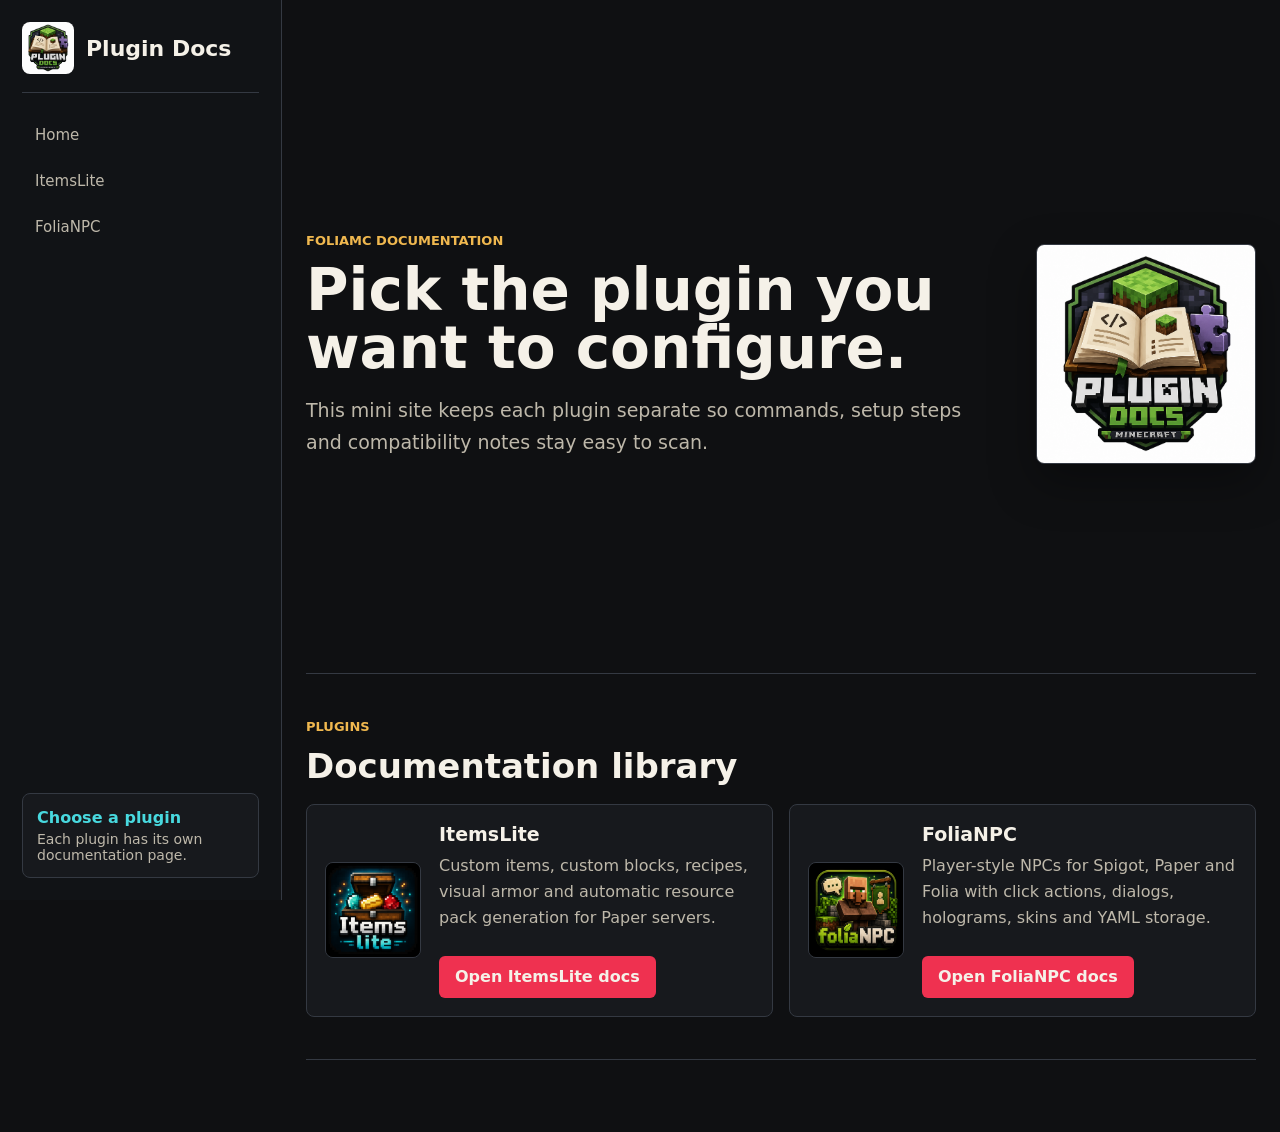
<file: index.html>
<!doctype html>
<html lang="en">
<head>
  <meta charset="utf-8">
  <meta name="viewport" content="width=device-width, initial-scale=1">
  <title>FoliaMC Plugin Documentation</title>
  <meta name="description" content="Documentation home for ItemsLite and FoliaNPC Minecraft server plugins.">
  <link rel="icon" href="assets/plugin-docs-logo.png">
  <link rel="stylesheet" href="styles.css">
</head>
<body>
  <div class="page">
    <aside class="sidebar" aria-label="Site navigation">
      <a class="brand" href="index.html">
        <img src="assets/plugin-docs-logo.png" alt="Plugin Docs logo">
        <span>Plugin Docs</span>
      </a>

      <nav>
        <a href="index.html">Home</a>
        <a href="itemslite.html">ItemsLite</a>
        <a href="folianpc.html">FoliaNPC</a>
      </nav>

      <div class="sidebar-note">
        <strong>Choose a plugin</strong>
        <span>Each plugin has its own documentation page.</span>
      </div>
    </aside>

    <main>
      <section class="hero section-block home-hero">
        <div class="hero-text">
          <p class="eyebrow">FoliaMC documentation</p>
          <h1>Pick the plugin you want to configure.</h1>
          <p class="lead">
            This mini site keeps each plugin separate so commands, setup steps and compatibility notes stay easy to scan.
          </p>
        </div>
        <img class="hero-image home-hero-logo" src="assets/plugin-docs-logo.png" alt="Plugin Docs artwork">
      </section>

      <section class="section-block">
        <p class="eyebrow">Plugins</p>
        <h2>Documentation library</h2>
        <div class="plugin-grid home-plugin-grid">
          <article class="plugin-card home-plugin-card">
            <img class="home-card-logo" src="assets/itemslite-logo.png" alt="ItemsLite logo">
            <div>
              <h3>ItemsLite</h3>
              <p>Custom items, custom blocks, recipes, visual armor and automatic resource pack generation for Paper servers.</p>
              <a class="button primary" href="itemslite.html">Open ItemsLite docs</a>
            </div>
          </article>
          <article class="plugin-card home-plugin-card">
            <img class="home-card-logo" src="assets/folianpc-logo.png" alt="FoliaNPC logo">
            <div>
              <h3>FoliaNPC</h3>
              <p>Player-style NPCs for Spigot, Paper and Folia with click actions, dialogs, holograms, skins and YAML storage.</p>
              <a class="button primary" href="folianpc.html">Open FoliaNPC docs</a>
            </div>
          </article>
        </div>
      </section>
    </main>
  </div>
</body>
</html>
</file>
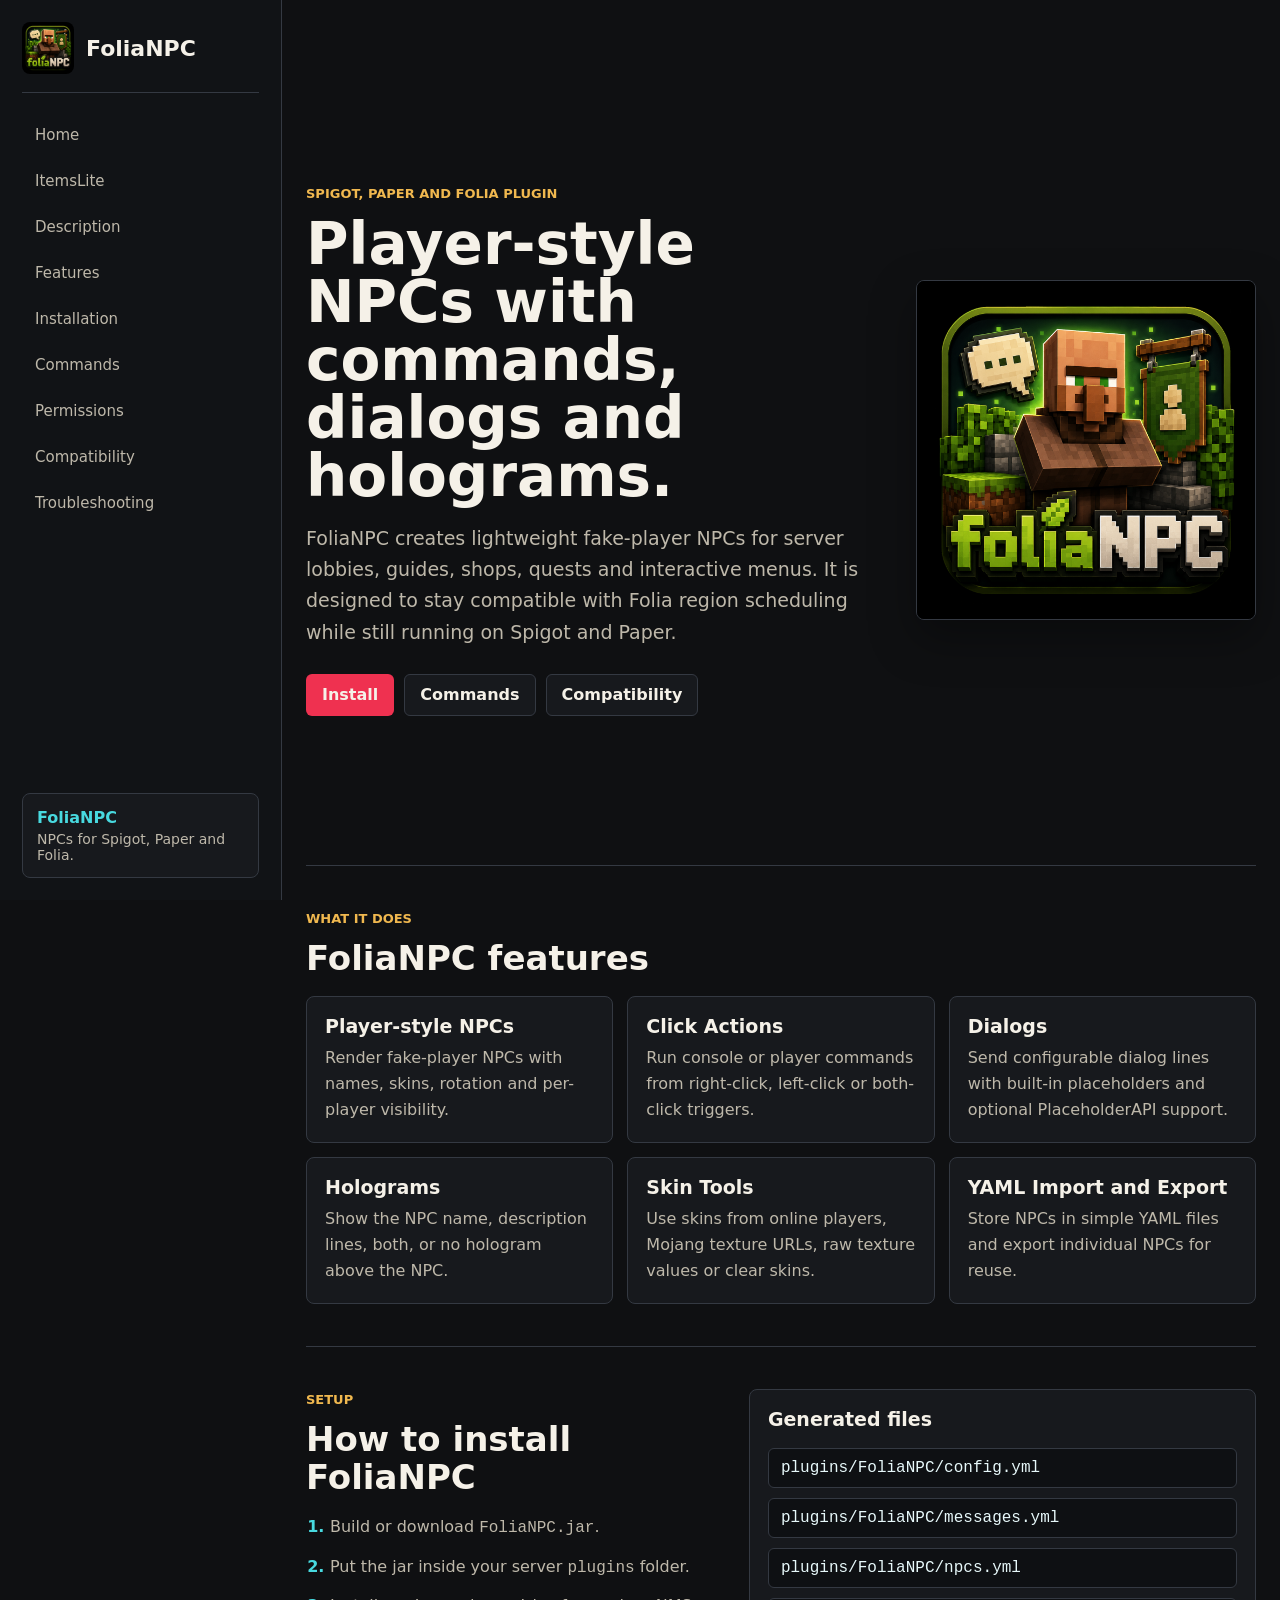
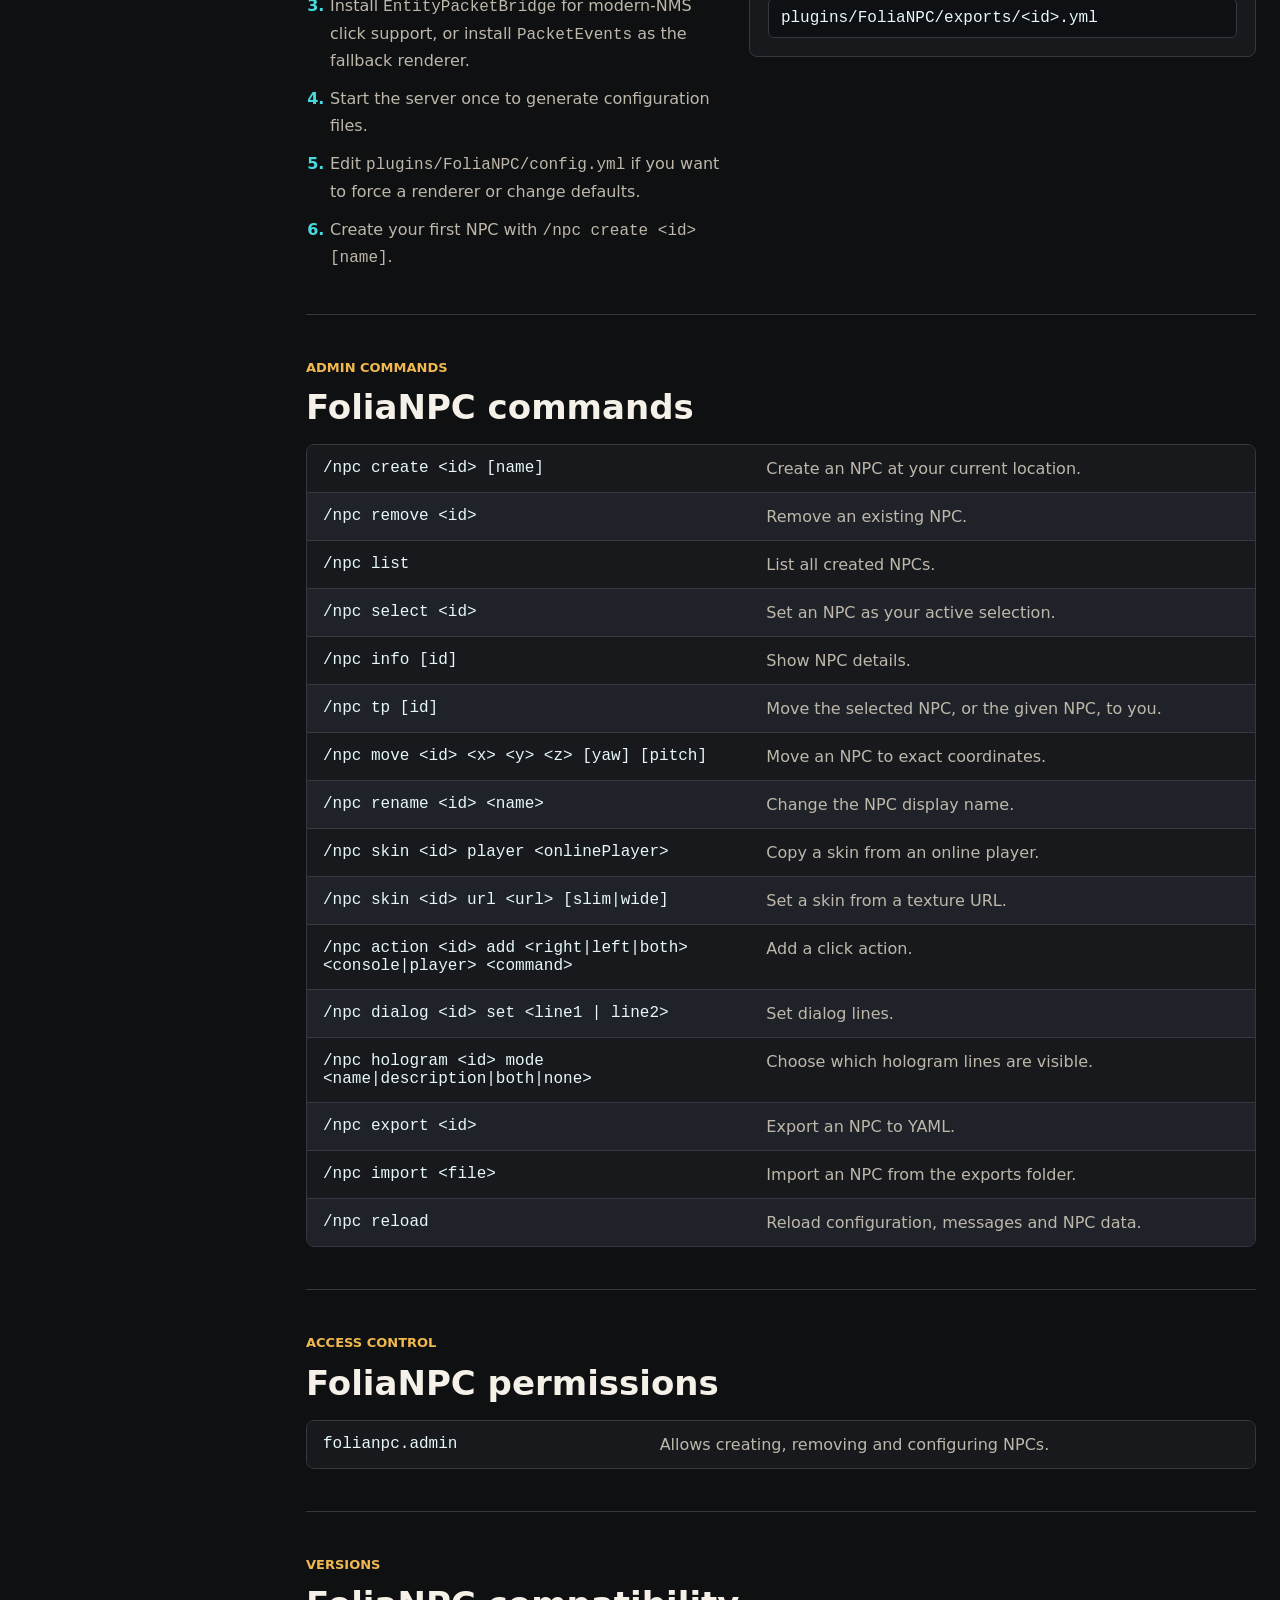
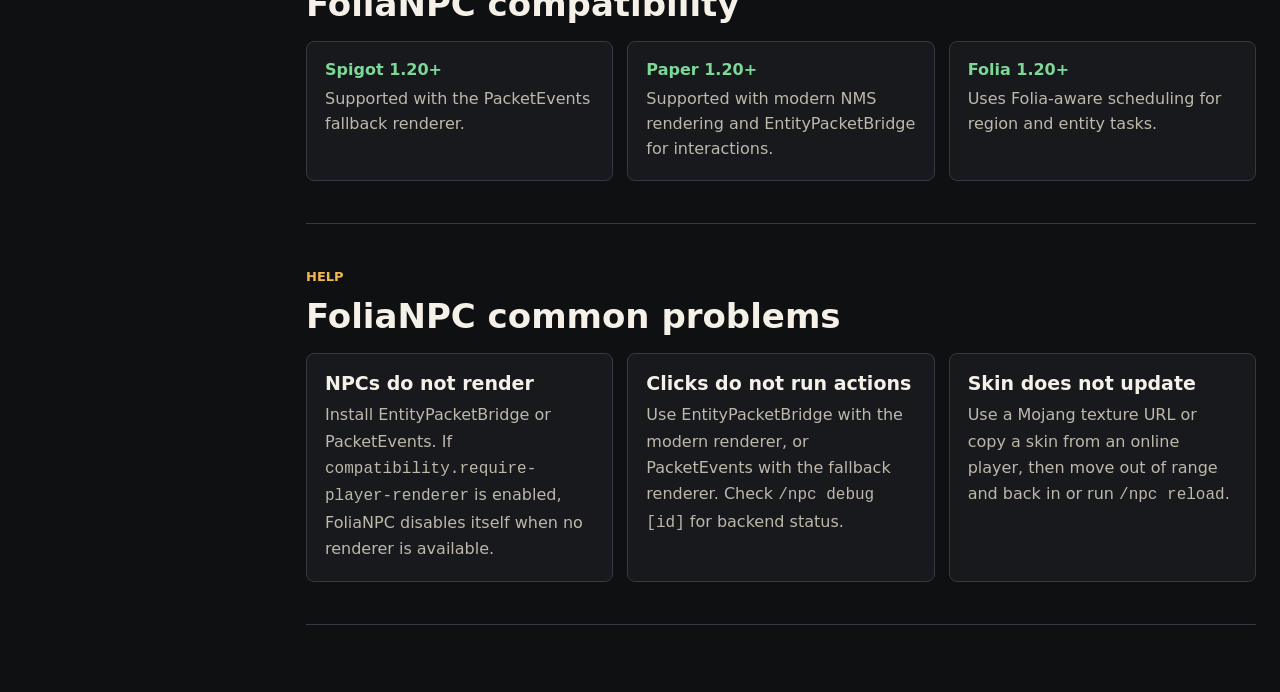
<file: folianpc.html>
<!doctype html>
<html lang="en">
<head>
  <meta charset="utf-8">
  <meta name="viewport" content="width=device-width, initial-scale=1">
  <title>FoliaNPC Documentation</title>
  <meta name="description" content="FoliaNPC documentation for player-style NPCs on Spigot, Paper and Folia.">
  <link rel="icon" href="assets/folianpc-logo.png">
  <link rel="stylesheet" href="styles.css">
</head>
<body>
  <div class="page">
    <aside class="sidebar" aria-label="FoliaNPC navigation">
      <a class="brand" href="folianpc.html">
        <img src="assets/folianpc-logo.png" alt="FoliaNPC logo">
        <span>FoliaNPC</span>
      </a>

      <nav>
        <a href="index.html">Home</a>
        <a href="itemslite.html">ItemsLite</a>
        <a href="#overview">Description</a>
        <a href="#features">Features</a>
        <a href="#install">Installation</a>
        <a href="#commands">Commands</a>
        <a href="#permissions">Permissions</a>
        <a href="#compatibility">Compatibility</a>
        <a href="#troubleshooting">Troubleshooting</a>
      </nav>

      <div class="sidebar-note">
        <strong>FoliaNPC</strong>
        <span>NPCs for Spigot, Paper and Folia.</span>
      </div>
    </aside>

    <main>
      <section id="overview" class="hero section-block">
        <div class="hero-text">
          <p class="eyebrow">Spigot, Paper and Folia plugin</p>
          <h1>Player-style NPCs with commands, dialogs and holograms.</h1>
          <p class="lead">
            FoliaNPC creates lightweight fake-player NPCs for server lobbies, guides, shops, quests and interactive menus. It is designed to stay compatible with Folia region scheduling while still running on Spigot and Paper.
          </p>
          <div class="quick-actions" aria-label="FoliaNPC quick links">
            <a class="button primary" href="#install">Install</a>
            <a class="button" href="#commands">Commands</a>
            <a class="button" href="#compatibility">Compatibility</a>
          </div>
        </div>
        <img class="hero-image" src="assets/folianpc-logo.png" alt="FoliaNPC plugin artwork">
      </section>

      <section id="features" class="section-block">
        <p class="eyebrow">What it does</p>
        <h2>FoliaNPC features</h2>
        <div class="grid">
          <article>
            <h3>Player-style NPCs</h3>
            <p>Render fake-player NPCs with names, skins, rotation and per-player visibility.</p>
          </article>
          <article>
            <h3>Click Actions</h3>
            <p>Run console or player commands from right-click, left-click or both-click triggers.</p>
          </article>
          <article>
            <h3>Dialogs</h3>
            <p>Send configurable dialog lines with built-in placeholders and optional PlaceholderAPI support.</p>
          </article>
          <article>
            <h3>Holograms</h3>
            <p>Show the NPC name, description lines, both, or no hologram above the NPC.</p>
          </article>
          <article>
            <h3>Skin Tools</h3>
            <p>Use skins from online players, Mojang texture URLs, raw texture values or clear skins.</p>
          </article>
          <article>
            <h3>YAML Import and Export</h3>
            <p>Store NPCs in simple YAML files and export individual NPCs for reuse.</p>
          </article>
        </div>
      </section>

      <section id="install" class="section-block two-column">
        <div>
          <p class="eyebrow">Setup</p>
          <h2>How to install FoliaNPC</h2>
          <ol class="steps">
            <li>Build or download <code>FoliaNPC.jar</code>.</li>
            <li>Put the jar inside your server <code>plugins</code> folder.</li>
            <li>Install <code>EntityPacketBridge</code> for modern-NMS click support, or install <code>PacketEvents</code> as the fallback renderer.</li>
            <li>Start the server once to generate configuration files.</li>
            <li>Edit <code>plugins/FoliaNPC/config.yml</code> if you want to force a renderer or change defaults.</li>
            <li>Create your first NPC with <code>/npc create &lt;id&gt; [name]</code>.</li>
          </ol>
        </div>
        <div class="note">
          <h3>Generated files</h3>
          <code>plugins/FoliaNPC/config.yml</code>
          <code>plugins/FoliaNPC/messages.yml</code>
          <code>plugins/FoliaNPC/npcs.yml</code>
          <code>plugins/FoliaNPC/exports/&lt;id&gt;.yml</code>
        </div>
      </section>

      <section id="commands" class="section-block">
        <p class="eyebrow">Admin commands</p>
        <h2>FoliaNPC commands</h2>
        <div class="table">
          <div><code>/npc create &lt;id&gt; [name]</code><span>Create an NPC at your current location.</span></div>
          <div><code>/npc remove &lt;id&gt;</code><span>Remove an existing NPC.</span></div>
          <div><code>/npc list</code><span>List all created NPCs.</span></div>
          <div><code>/npc select &lt;id&gt;</code><span>Set an NPC as your active selection.</span></div>
          <div><code>/npc info [id]</code><span>Show NPC details.</span></div>
          <div><code>/npc tp [id]</code><span>Move the selected NPC, or the given NPC, to you.</span></div>
          <div><code>/npc move &lt;id&gt; &lt;x&gt; &lt;y&gt; &lt;z&gt; [yaw] [pitch]</code><span>Move an NPC to exact coordinates.</span></div>
          <div><code>/npc rename &lt;id&gt; &lt;name&gt;</code><span>Change the NPC display name.</span></div>
          <div><code>/npc skin &lt;id&gt; player &lt;onlinePlayer&gt;</code><span>Copy a skin from an online player.</span></div>
          <div><code>/npc skin &lt;id&gt; url &lt;url&gt; [slim|wide]</code><span>Set a skin from a texture URL.</span></div>
          <div><code>/npc action &lt;id&gt; add &lt;right|left|both&gt; &lt;console|player&gt; &lt;command&gt;</code><span>Add a click action.</span></div>
          <div><code>/npc dialog &lt;id&gt; set &lt;line1 | line2&gt;</code><span>Set dialog lines.</span></div>
          <div><code>/npc hologram &lt;id&gt; mode &lt;name|description|both|none&gt;</code><span>Choose which hologram lines are visible.</span></div>
          <div><code>/npc export &lt;id&gt;</code><span>Export an NPC to YAML.</span></div>
          <div><code>/npc import &lt;file&gt;</code><span>Import an NPC from the exports folder.</span></div>
          <div><code>/npc reload</code><span>Reload configuration, messages and NPC data.</span></div>
        </div>
      </section>

      <section id="permissions" class="section-block">
        <p class="eyebrow">Access control</p>
        <h2>FoliaNPC permissions</h2>
        <div class="table compact">
          <div><code>folianpc.admin</code><span>Allows creating, removing and configuring NPCs.</span></div>
        </div>
      </section>

      <section id="compatibility" class="section-block">
        <p class="eyebrow">Versions</p>
        <h2>FoliaNPC compatibility</h2>
        <div class="status-grid">
          <article>
            <strong>Spigot 1.20+</strong>
            <span>Supported with the PacketEvents fallback renderer.</span>
          </article>
          <article>
            <strong>Paper 1.20+</strong>
            <span>Supported with modern NMS rendering and EntityPacketBridge for interactions.</span>
          </article>
          <article>
            <strong>Folia 1.20+</strong>
            <span>Uses Folia-aware scheduling for region and entity tasks.</span>
          </article>
        </div>
      </section>

      <section id="troubleshooting" class="section-block">
        <p class="eyebrow">Help</p>
        <h2>FoliaNPC common problems</h2>
        <div class="faq">
          <article>
            <h3>NPCs do not render</h3>
            <p>Install EntityPacketBridge or PacketEvents. If <code>compatibility.require-player-renderer</code> is enabled, FoliaNPC disables itself when no renderer is available.</p>
          </article>
          <article>
            <h3>Clicks do not run actions</h3>
            <p>Use EntityPacketBridge with the modern renderer, or PacketEvents with the fallback renderer. Check <code>/npc debug [id]</code> for backend status.</p>
          </article>
          <article>
            <h3>Skin does not update</h3>
            <p>Use a Mojang texture URL or copy a skin from an online player, then move out of range and back in or run <code>/npc reload</code>.</p>
          </article>
        </div>
      </section>
    </main>
  </div>
</body>
</html>
</file>
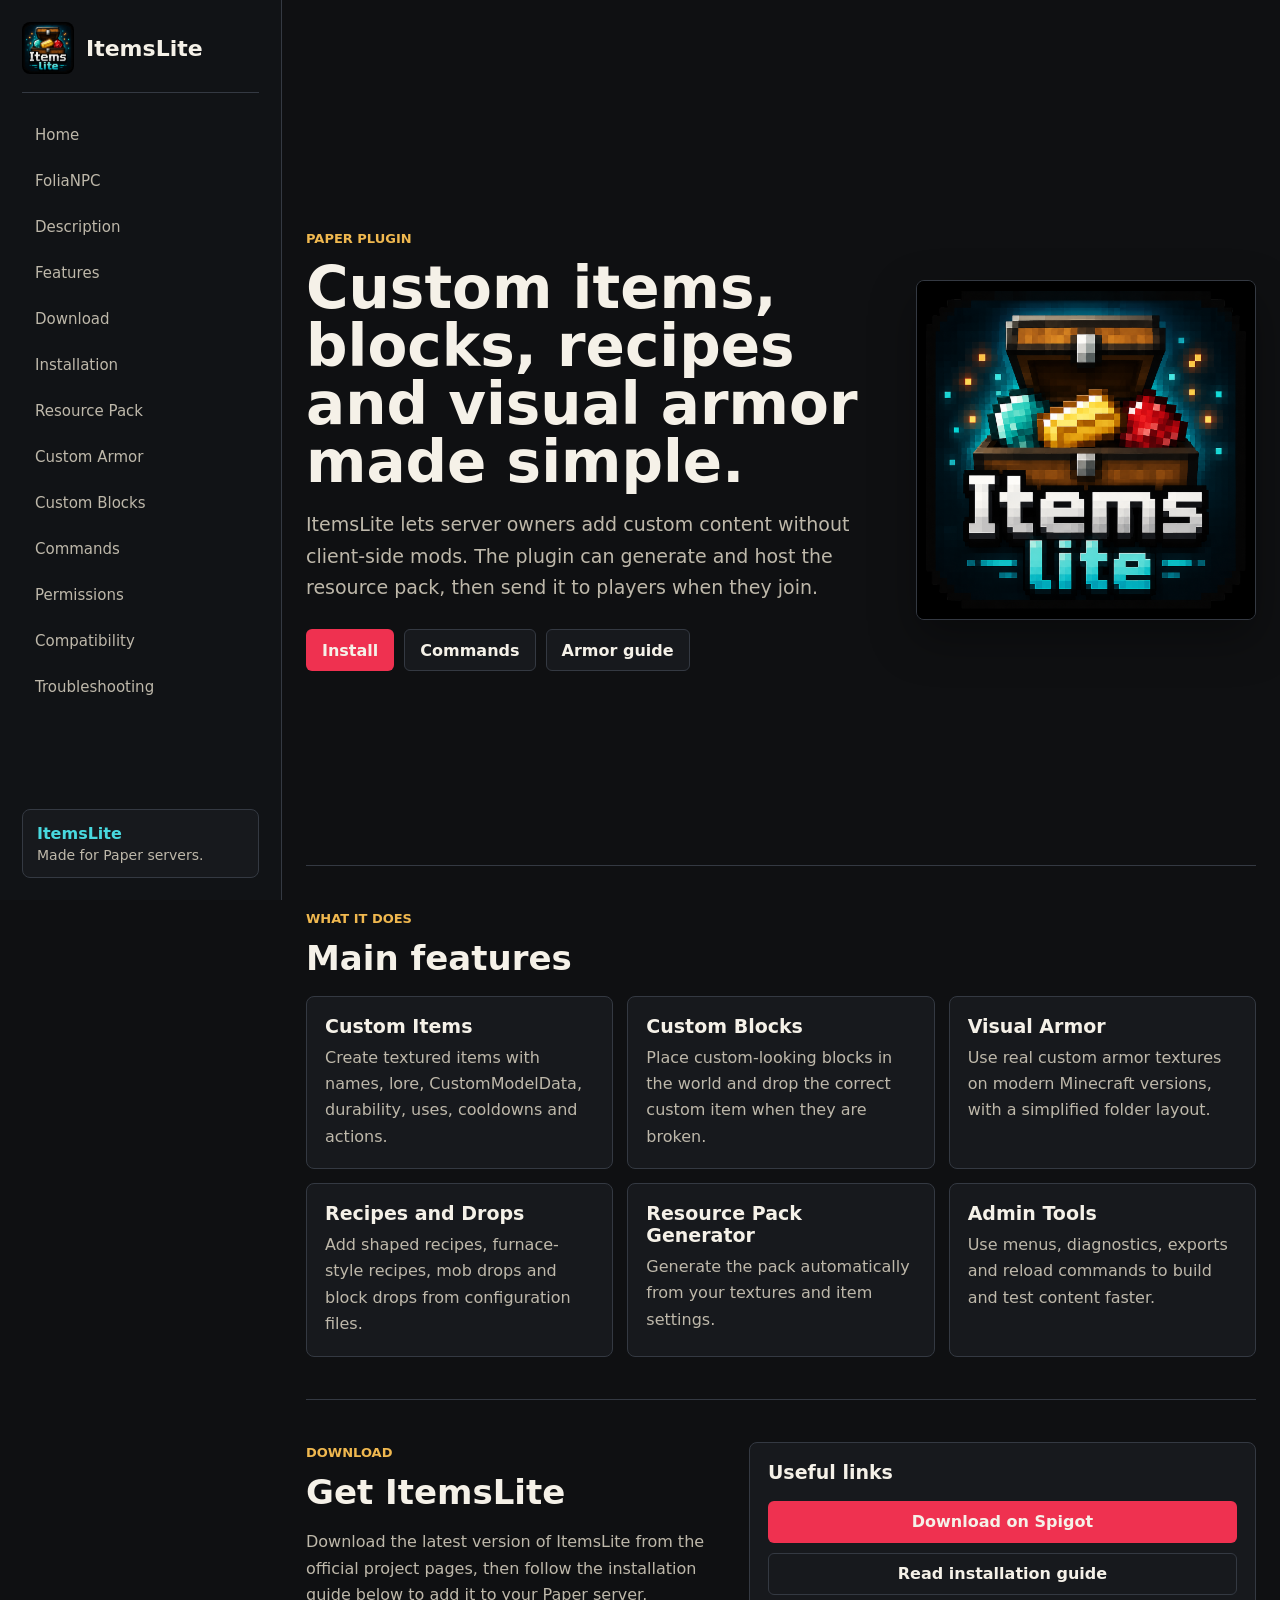
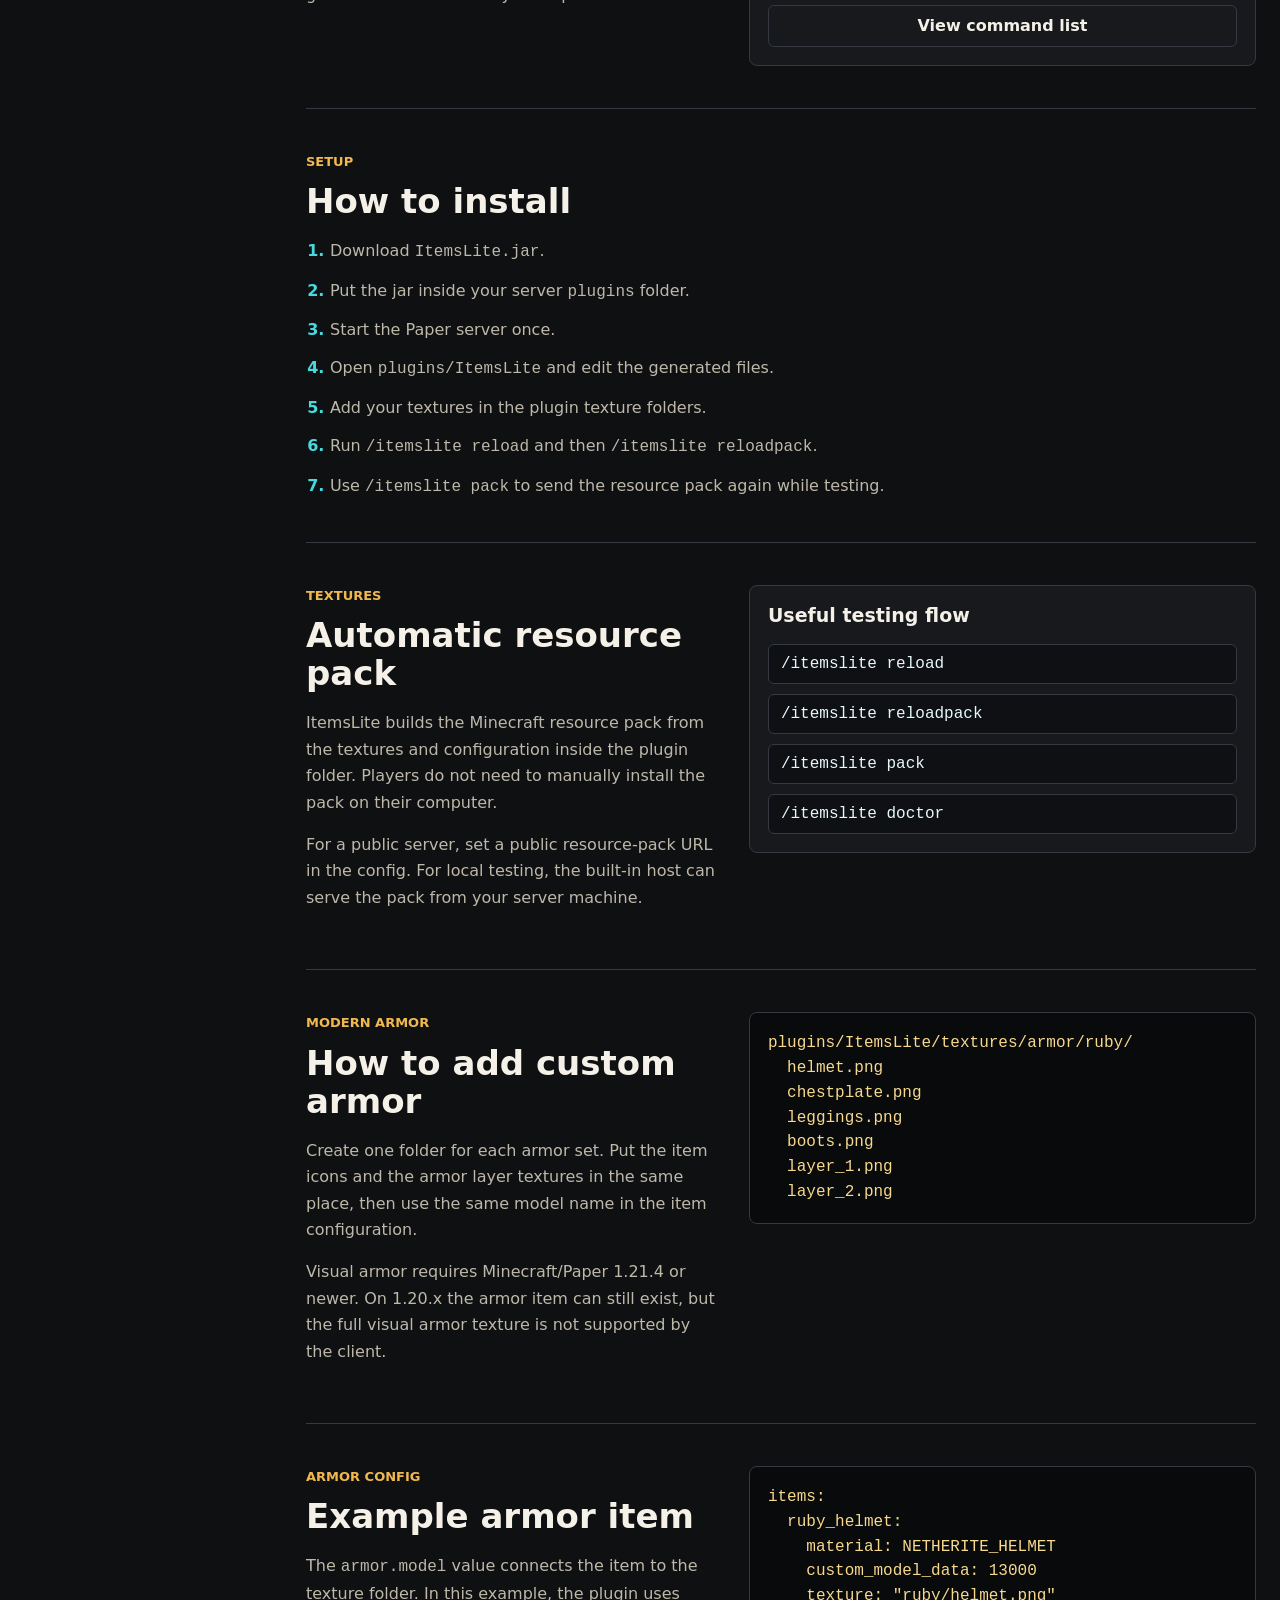
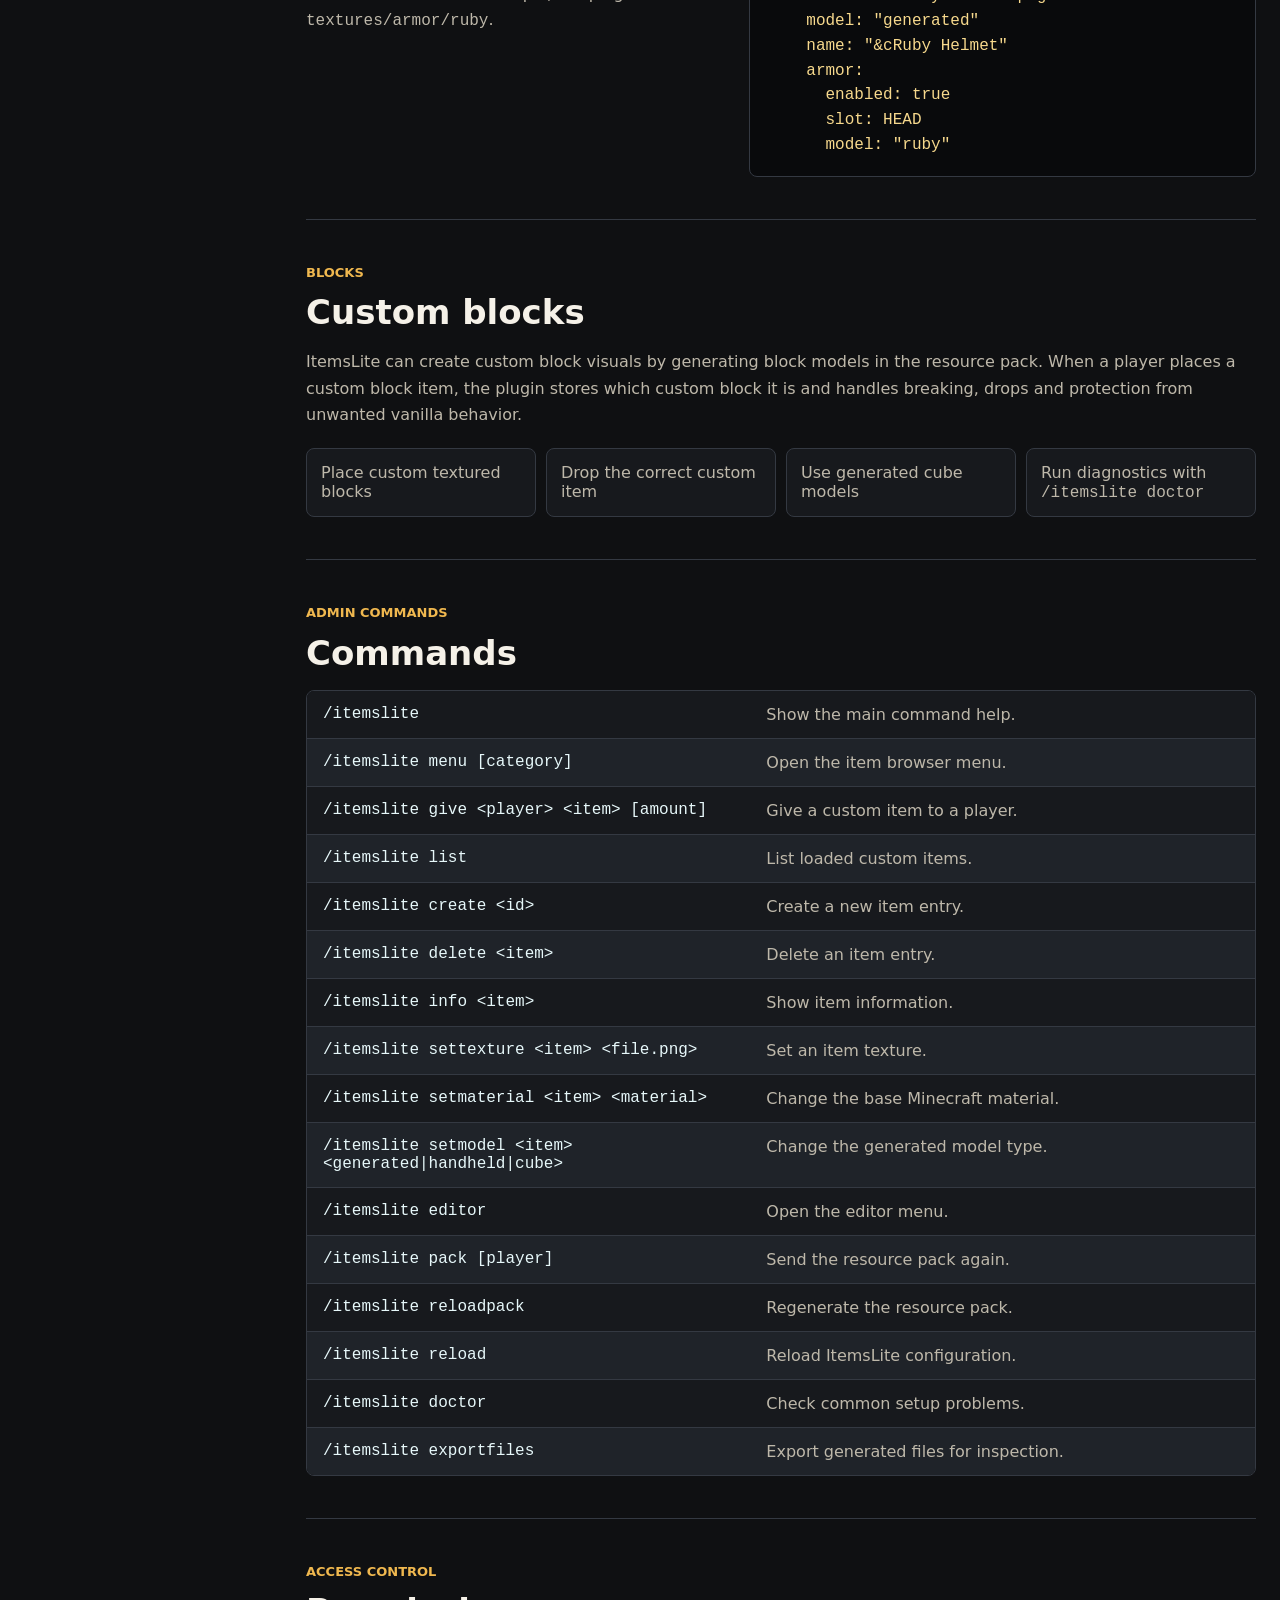
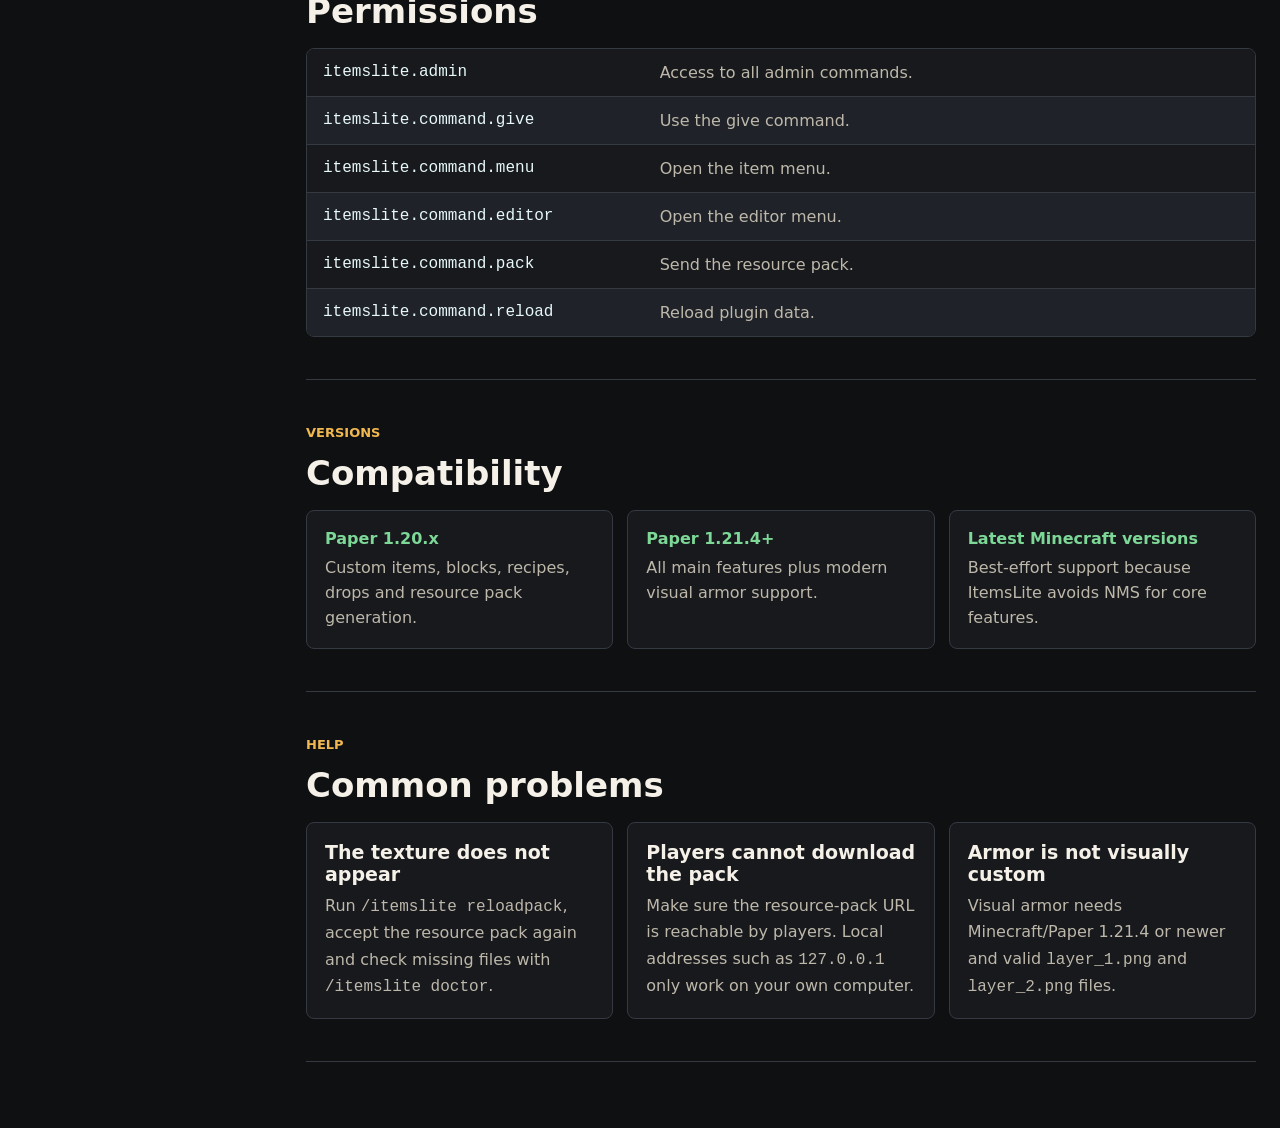
<file: itemslite.html>
<!doctype html>
<html lang="en">
<head>
  <meta charset="utf-8">
  <meta name="viewport" content="width=device-width, initial-scale=1">
  <title>ItemsLite Documentation</title>
  <meta name="description" content="ItemsLite documentation for custom items, blocks, visual armor, recipes and resource pack generation.">
  <link rel="icon" href="assets/itemslite-logo.png">
  <link rel="stylesheet" href="styles.css">
</head>
<body>
  <div class="page">
    <aside class="sidebar" aria-label="ItemsLite navigation">
      <a class="brand" href="itemslite.html">
        <img src="assets/itemslite-logo.png" alt="ItemsLite logo">
        <span>ItemsLite</span>
      </a>

      <nav>
        <a href="index.html">Home</a>
        <a href="folianpc.html">FoliaNPC</a>
        <a href="#overview">Description</a>
        <a href="#features">Features</a>
        <a href="#download">Download</a>
        <a href="#install">Installation</a>
        <a href="#resource-pack">Resource Pack</a>
        <a href="#armor">Custom Armor</a>
        <a href="#blocks">Custom Blocks</a>
        <a href="#commands">Commands</a>
        <a href="#permissions">Permissions</a>
        <a href="#compatibility">Compatibility</a>
        <a href="#troubleshooting">Troubleshooting</a>
      </nav>

      <div class="sidebar-note">
        <strong>ItemsLite</strong>
        <span>Made for Paper servers.</span>
      </div>
    </aside>

    <main>
      <section id="overview" class="hero section-block">
        <div class="hero-text">
          <p class="eyebrow">Paper plugin</p>
          <h1>Custom items, blocks, recipes and visual armor made simple.</h1>
          <p class="lead">
            ItemsLite lets server owners add custom content without client-side mods. The plugin can generate and host the resource pack, then send it to players when they join.
          </p>
          <div class="quick-actions" aria-label="ItemsLite quick links">
            <a class="button primary" href="#install">Install</a>
            <a class="button" href="#commands">Commands</a>
            <a class="button" href="#armor">Armor guide</a>
          </div>
        </div>
        <img class="hero-image" src="assets/itemslite-logo.png" alt="ItemsLite plugin artwork">
      </section>

      <section id="features" class="section-block">
        <p class="eyebrow">What it does</p>
        <h2>Main features</h2>
        <div class="grid">
          <article>
            <h3>Custom Items</h3>
            <p>Create textured items with names, lore, CustomModelData, durability, uses, cooldowns and actions.</p>
          </article>
          <article>
            <h3>Custom Blocks</h3>
            <p>Place custom-looking blocks in the world and drop the correct custom item when they are broken.</p>
          </article>
          <article>
            <h3>Visual Armor</h3>
            <p>Use real custom armor textures on modern Minecraft versions, with a simplified folder layout.</p>
          </article>
          <article>
            <h3>Recipes and Drops</h3>
            <p>Add shaped recipes, furnace-style recipes, mob drops and block drops from configuration files.</p>
          </article>
          <article>
            <h3>Resource Pack Generator</h3>
            <p>Generate the pack automatically from your textures and item settings.</p>
          </article>
          <article>
            <h3>Admin Tools</h3>
            <p>Use menus, diagnostics, exports and reload commands to build and test content faster.</p>
          </article>
        </div>
      </section>

      <section id="download" class="section-block two-column">
        <div>
          <p class="eyebrow">Download</p>
          <h2>Get ItemsLite</h2>
          <p>
            Download the latest version of ItemsLite from the official project pages, then follow the installation guide below to add it to your Paper server.
          </p>
        </div>
        <div class="note">
          <h3>Useful links</h3>
          <a class="button primary" href="https://www.spigotmc.org/resources/itemslite-custom-items-blocks-recipes-resource-pack-generator.136531/">Download on Spigot</a>
          <a class="button" href="#install">Read installation guide</a>
          <a class="button" href="#commands">View command list</a>
        </div>
      </section>

      <section id="install" class="section-block">
        <p class="eyebrow">Setup</p>
        <h2>How to install</h2>
        <ol class="steps">
          <li>Download <code>ItemsLite.jar</code>.</li>
          <li>Put the jar inside your server <code>plugins</code> folder.</li>
          <li>Start the Paper server once.</li>
          <li>Open <code>plugins/ItemsLite</code> and edit the generated files.</li>
          <li>Add your textures in the plugin texture folders.</li>
          <li>Run <code>/itemslite reload</code> and then <code>/itemslite reloadpack</code>.</li>
          <li>Use <code>/itemslite pack</code> to send the resource pack again while testing.</li>
        </ol>
      </section>

      <section id="resource-pack" class="section-block two-column">
        <div>
          <p class="eyebrow">Textures</p>
          <h2>Automatic resource pack</h2>
          <p>
            ItemsLite builds the Minecraft resource pack from the textures and configuration inside the plugin folder. Players do not need to manually install the pack on their computer.
          </p>
          <p>
            For a public server, set a public resource-pack URL in the config. For local testing, the built-in host can serve the pack from your server machine.
          </p>
        </div>
        <div class="note">
          <h3>Useful testing flow</h3>
          <code>/itemslite reload</code>
          <code>/itemslite reloadpack</code>
          <code>/itemslite pack</code>
          <code>/itemslite doctor</code>
        </div>
      </section>

      <section id="armor" class="section-block two-column">
        <div>
          <p class="eyebrow">Modern armor</p>
          <h2>How to add custom armor</h2>
          <p>
            Create one folder for each armor set. Put the item icons and the armor layer textures in the same place, then use the same model name in the item configuration.
          </p>
          <p>
            Visual armor requires Minecraft/Paper 1.21.4 or newer. On 1.20.x the armor item can still exist, but the full visual armor texture is not supported by the client.
          </p>
        </div>
        <pre><code>plugins/ItemsLite/textures/armor/ruby/
  helmet.png
  chestplate.png
  leggings.png
  boots.png
  layer_1.png
  layer_2.png</code></pre>
      </section>

      <section class="section-block two-column">
        <div>
          <p class="eyebrow">Armor config</p>
          <h2>Example armor item</h2>
          <p>
            The <code>armor.model</code> value connects the item to the texture folder. In this example, the plugin uses <code>textures/armor/ruby</code>.
          </p>
        </div>
        <pre><code>items:
  ruby_helmet:
    material: NETHERITE_HELMET
    custom_model_data: 13000
    texture: "ruby/helmet.png"
    model: "generated"
    name: "&cRuby Helmet"
    armor:
      enabled: true
      slot: HEAD
      model: "ruby"</code></pre>
      </section>

      <section id="blocks" class="section-block">
        <p class="eyebrow">Blocks</p>
        <h2>Custom blocks</h2>
        <p>
          ItemsLite can create custom block visuals by generating block models in the resource pack. When a player places a custom block item, the plugin stores which custom block it is and handles breaking, drops and protection from unwanted vanilla behavior.
        </p>
        <div class="simple-list">
          <span>Place custom textured blocks</span>
          <span>Drop the correct custom item</span>
          <span>Use generated cube models</span>
          <span>Run diagnostics with <code>/itemslite doctor</code></span>
        </div>
      </section>

      <section id="commands" class="section-block">
        <p class="eyebrow">Admin commands</p>
        <h2>Commands</h2>
        <div class="table">
          <div><code>/itemslite</code><span>Show the main command help.</span></div>
          <div><code>/itemslite menu [category]</code><span>Open the item browser menu.</span></div>
          <div><code>/itemslite give &lt;player&gt; &lt;item&gt; [amount]</code><span>Give a custom item to a player.</span></div>
          <div><code>/itemslite list</code><span>List loaded custom items.</span></div>
          <div><code>/itemslite create &lt;id&gt;</code><span>Create a new item entry.</span></div>
          <div><code>/itemslite delete &lt;item&gt;</code><span>Delete an item entry.</span></div>
          <div><code>/itemslite info &lt;item&gt;</code><span>Show item information.</span></div>
          <div><code>/itemslite settexture &lt;item&gt; &lt;file.png&gt;</code><span>Set an item texture.</span></div>
          <div><code>/itemslite setmaterial &lt;item&gt; &lt;material&gt;</code><span>Change the base Minecraft material.</span></div>
          <div><code>/itemslite setmodel &lt;item&gt; &lt;generated|handheld|cube&gt;</code><span>Change the generated model type.</span></div>
          <div><code>/itemslite editor</code><span>Open the editor menu.</span></div>
          <div><code>/itemslite pack [player]</code><span>Send the resource pack again.</span></div>
          <div><code>/itemslite reloadpack</code><span>Regenerate the resource pack.</span></div>
          <div><code>/itemslite reload</code><span>Reload ItemsLite configuration.</span></div>
          <div><code>/itemslite doctor</code><span>Check common setup problems.</span></div>
          <div><code>/itemslite exportfiles</code><span>Export generated files for inspection.</span></div>
        </div>
      </section>

      <section id="permissions" class="section-block">
        <p class="eyebrow">Access control</p>
        <h2>Permissions</h2>
        <div class="table compact">
          <div><code>itemslite.admin</code><span>Access to all admin commands.</span></div>
          <div><code>itemslite.command.give</code><span>Use the give command.</span></div>
          <div><code>itemslite.command.menu</code><span>Open the item menu.</span></div>
          <div><code>itemslite.command.editor</code><span>Open the editor menu.</span></div>
          <div><code>itemslite.command.pack</code><span>Send the resource pack.</span></div>
          <div><code>itemslite.command.reload</code><span>Reload plugin data.</span></div>
        </div>
      </section>

      <section id="compatibility" class="section-block">
        <p class="eyebrow">Versions</p>
        <h2>Compatibility</h2>
        <div class="status-grid">
          <article>
            <strong>Paper 1.20.x</strong>
            <span>Custom items, blocks, recipes, drops and resource pack generation.</span>
          </article>
          <article>
            <strong>Paper 1.21.4+</strong>
            <span>All main features plus modern visual armor support.</span>
          </article>
          <article>
            <strong>Latest Minecraft versions</strong>
            <span>Best-effort support because ItemsLite avoids NMS for core features.</span>
          </article>
        </div>
      </section>

      <section id="troubleshooting" class="section-block">
        <p class="eyebrow">Help</p>
        <h2>Common problems</h2>
        <div class="faq">
          <article>
            <h3>The texture does not appear</h3>
            <p>Run <code>/itemslite reloadpack</code>, accept the resource pack again and check missing files with <code>/itemslite doctor</code>.</p>
          </article>
          <article>
            <h3>Players cannot download the pack</h3>
            <p>Make sure the resource-pack URL is reachable by players. Local addresses such as <code>127.0.0.1</code> only work on your own computer.</p>
          </article>
          <article>
            <h3>Armor is not visually custom</h3>
            <p>Visual armor needs Minecraft/Paper 1.21.4 or newer and valid <code>layer_1.png</code> and <code>layer_2.png</code> files.</p>
          </article>
        </div>
      </section>
    </main>
  </div>
</body>
</html>
</file>
<file: styles.css>
:root {
  color-scheme: dark;
  --bg: #0f1012;
  --panel: #17191d;
  --panel-soft: #1f2329;
  --text: #f5f1e8;
  --muted: #beb8aa;
  --line: #343942;
  --cyan: #48d9df;
  --ruby: #ef3150;
  --gold: #f0b84f;
  --green: #7dd897;
}

* {
  box-sizing: border-box;
}

html {
  scroll-behavior: smooth;
}

body {
  margin: 0;
  background: var(--bg);
  color: var(--text);
  font-family: Inter, ui-sans-serif, system-ui, -apple-system, BlinkMacSystemFont, "Segoe UI", sans-serif;
}

a {
  color: inherit;
  text-decoration: none;
}

code,
pre {
  font-family: "Cascadia Code", "JetBrains Mono", Consolas, monospace;
}

code {
  overflow-wrap: anywhere;
}

.page {
  display: grid;
  grid-template-columns: 282px minmax(0, 1fr);
  min-height: 100vh;
}

.sidebar {
  position: sticky;
  top: 0;
  display: flex;
  flex-direction: column;
  gap: 22px;
  height: 100vh;
  padding: 22px;
  overflow-y: auto;
  border-right: 1px solid var(--line);
  background: #111316;
}

.brand {
  display: flex;
  align-items: center;
  gap: 12px;
  padding-bottom: 18px;
  border-bottom: 1px solid var(--line);
  font-size: 22px;
  font-weight: 900;
}

.brand img {
  width: 52px;
  height: 52px;
  border-radius: 8px;
  object-fit: cover;
}

nav {
  display: grid;
  gap: 6px;
}

nav a {
  display: block;
  min-height: 40px;
  padding: 10px 12px;
  border: 1px solid transparent;
  border-radius: 6px;
  color: var(--muted);
  font-size: 15px;
}

nav a:hover {
  border-color: var(--line);
  background: var(--panel);
  color: var(--text);
}

.sidebar-note {
  margin-top: auto;
  padding: 14px;
  border: 1px solid var(--line);
  border-radius: 8px;
  background: var(--panel);
}

.sidebar-note strong,
.sidebar-note span {
  display: block;
}

.sidebar-note strong {
  margin-bottom: 4px;
  color: var(--cyan);
}

.sidebar-note span {
  color: var(--muted);
  font-size: 14px;
}

main {
  width: min(1060px, calc(100% - 48px));
  margin: 0 auto;
  padding: 34px 0 72px;
}

.section-block {
  padding: 42px 0;
  border-bottom: 1px solid var(--line);
  scroll-margin-top: 20px;
}

.hero {
  display: grid;
  grid-template-columns: minmax(0, 1fr) 340px;
  align-items: center;
  gap: 42px;
  min-height: calc(100vh - 68px);
}

.plugin-hero {
  min-height: auto;
}

.home-hero {
  grid-template-columns: minmax(0, 1fr) 220px;
  min-height: min(640px, calc(100vh - 68px));
}

.home-hero-logo {
  max-width: 220px;
}

.hero-text {
  max-width: 720px;
}

.hero-image {
  width: 100%;
  max-width: 340px;
  aspect-ratio: 1;
  border: 1px solid var(--line);
  border-radius: 8px;
  object-fit: cover;
  background: #050607;
  box-shadow: 0 18px 46px rgba(0, 0, 0, .34);
}

.eyebrow {
  margin: 0 0 10px;
  color: var(--gold);
  font-size: 13px;
  font-weight: 900;
  letter-spacing: 0;
  text-transform: uppercase;
}

h1,
h2,
h3,
p {
  margin-top: 0;
}

h1 {
  margin-bottom: 18px;
  font-size: 58px;
  line-height: 1;
  letter-spacing: 0;
}

h2 {
  margin-bottom: 18px;
  font-size: 34px;
  line-height: 1.12;
  letter-spacing: 0;
}

h3 {
  margin-bottom: 8px;
  font-size: 19px;
}

p,
li {
  color: var(--muted);
  line-height: 1.65;
}

.lead {
  max-width: 680px;
  font-size: 19px;
}

.quick-actions {
  display: flex;
  flex-wrap: wrap;
  gap: 10px;
  margin-top: 26px;
}

.button {
  display: inline-flex;
  align-items: center;
  justify-content: center;
  min-height: 42px;
  padding: 0 15px;
  border: 1px solid var(--line);
  border-radius: 6px;
  background: var(--panel);
  color: var(--text);
  font-weight: 800;
}

.button.primary {
  border-color: transparent;
  background: var(--ruby);
}

.plugin-grid {
  display: grid;
  grid-template-columns: repeat(2, minmax(0, 1fr));
  gap: 16px;
}

.plugin-card {
  display: grid;
  grid-template-columns: 118px minmax(0, 1fr);
  gap: 18px;
  align-items: center;
}

.plugin-card img {
  width: 118px;
  height: 118px;
  border: 1px solid var(--line);
  border-radius: 8px;
  object-fit: cover;
  background: #050607;
}

.plugin-card .button {
  margin-top: 8px;
}

.home-plugin-grid {
  align-items: stretch;
}

.home-plugin-card {
  grid-template-columns: 96px minmax(0, 1fr);
}

.home-plugin-card .home-card-logo {
  width: 96px;
  height: 96px;
}

.grid,
.status-grid,
.faq {
  display: grid;
  grid-template-columns: repeat(3, minmax(0, 1fr));
  gap: 14px;
}

article,
.note {
  padding: 18px;
  border: 1px solid var(--line);
  border-radius: 8px;
  background: var(--panel);
}

article p:last-child,
.note code:last-child,
.section-block > p:last-child {
  margin-bottom: 0;
}

.two-column {
  display: grid;
  grid-template-columns: minmax(0, .9fr) minmax(360px, 1.1fr);
  gap: 28px;
  align-items: start;
}

pre {
  margin: 0;
  padding: 18px;
  overflow-x: auto;
  border: 1px solid var(--line);
  border-radius: 8px;
  background: #090a0c;
  color: #f7d98d;
  line-height: 1.55;
}

.note {
  display: grid;
  gap: 10px;
}

.note code {
  display: block;
  padding: 10px 12px;
  border: 1px solid var(--line);
  border-radius: 6px;
  background: #0e1013;
  color: #e7f8fa;
}

.steps {
  display: grid;
  gap: 12px;
  margin: 0;
  padding-left: 24px;
}

.steps li::marker {
  color: var(--cyan);
  font-weight: 900;
}

.simple-list {
  display: grid;
  grid-template-columns: repeat(4, minmax(0, 1fr));
  gap: 10px;
  margin-top: 20px;
}

.simple-list span {
  min-height: 64px;
  padding: 14px;
  border: 1px solid var(--line);
  border-radius: 8px;
  background: var(--panel);
  color: var(--muted);
}

.table {
  display: grid;
  overflow: hidden;
  border: 1px solid var(--line);
  border-radius: 8px;
}

.table div {
  display: grid;
  grid-template-columns: minmax(260px, .9fr) minmax(0, 1fr);
  gap: 18px;
  padding: 14px 16px;
  border-bottom: 1px solid var(--line);
  background: var(--panel);
}

.table div:nth-child(even) {
  background: var(--panel-soft);
}

.table div:last-child {
  border-bottom: 0;
}

.table code {
  color: #e7f8fa;
}

.table span {
  color: var(--muted);
}

.table.compact div {
  grid-template-columns: minmax(230px, .55fr) minmax(0, 1fr);
}

.status-grid strong,
.status-grid span {
  display: block;
}

.status-grid strong {
  margin-bottom: 8px;
  color: var(--green);
}

.status-grid span {
  color: var(--muted);
  line-height: 1.55;
}

@media (max-width: 980px) {
  .page {
    grid-template-columns: 1fr;
  }

  .sidebar {
    position: static;
    height: auto;
    padding: 16px;
    border-right: 0;
    border-bottom: 1px solid var(--line);
  }

  .brand {
    padding-bottom: 12px;
  }

  nav {
    display: flex;
    gap: 8px;
    overflow-x: auto;
    padding-bottom: 4px;
  }

  nav a {
    flex: 0 0 auto;
    min-height: 38px;
    white-space: nowrap;
  }

  .sidebar-note {
    display: none;
  }

  main {
    width: min(100% - 32px, 860px);
    padding-top: 20px;
  }

  .hero,
  .two-column {
    grid-template-columns: 1fr;
  }

  .hero {
    min-height: auto;
    padding-top: 26px;
  }

  .hero-image {
    max-width: 300px;
  }

  .home-hero-logo {
    max-width: 180px;
  }

  h1 {
    font-size: 40px;
  }

  .grid,
  .status-grid,
  .faq,
  .simple-list,
  .plugin-grid {
    grid-template-columns: 1fr;
  }

  .table div,
  .table.compact div {
    grid-template-columns: 1fr;
    gap: 6px;
  }
}

@media (max-width: 520px) {
  main {
    width: min(100% - 22px, 860px);
  }

  .section-block {
    padding: 34px 0;
  }

  h1 {
    font-size: 34px;
  }

  h2 {
    font-size: 28px;
  }

  .hero-image {
    max-width: 240px;
  }

  .home-hero-logo {
    max-width: 150px;
  }

  .plugin-card {
    grid-template-columns: 76px minmax(0, 1fr);
    gap: 14px;
  }

  .plugin-card img {
    width: 76px;
    height: 76px;
  }

  .home-plugin-card {
    grid-template-columns: 1fr;
  }

  .home-plugin-card .home-card-logo {
    width: 84px;
    height: 84px;
    max-width: none;
  }

}
</file>
